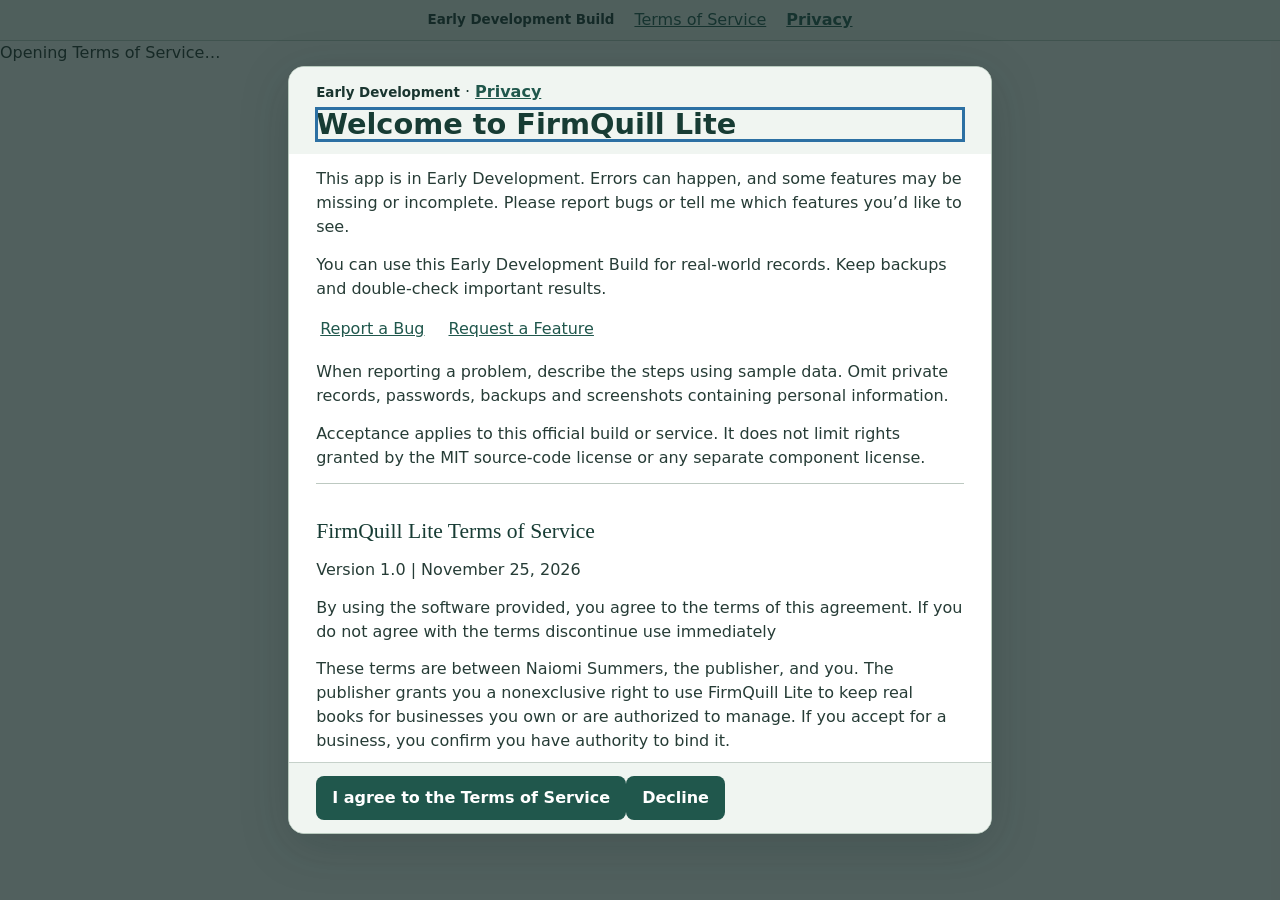
<file: index.html>
<!doctype html>
<html lang="en"><head><meta charset="utf-8"><meta name="viewport" content="width=device-width,initial-scale=1"><meta name="theme-color" content="#10364A"><meta http-equiv="Content-Security-Policy" content="default-src 'self'; script-src 'self'; style-src 'self'; img-src 'self' data:; connect-src 'self'; worker-src 'self'; object-src 'none'; base-uri 'none'; form-action 'none'"><link rel="apple-touch-icon" href="./headquarters.png"><link rel="icon" href="./mark.svg" type="image/svg+xml"><link rel="stylesheet" href="./app.css"><title>FirmQuill · ERP Lite</title><link rel="stylesheet" href="./terms.css"><script type="module" src="./terms-entry.mjs"></script>
</head>
<body>
<p id="terms-loading">Opening Terms of Service…</p><noscript>Enable JavaScript to open this app.</noscript>
<template id="application-template" data-entry="./app.mjs"><main id="app" aria-live="off"><p class="loading">Opening FirmQuill…</p></main><dialog id="dialog"></dialog><div id="notice" role="status"></div></template>
</body></html>
</file>
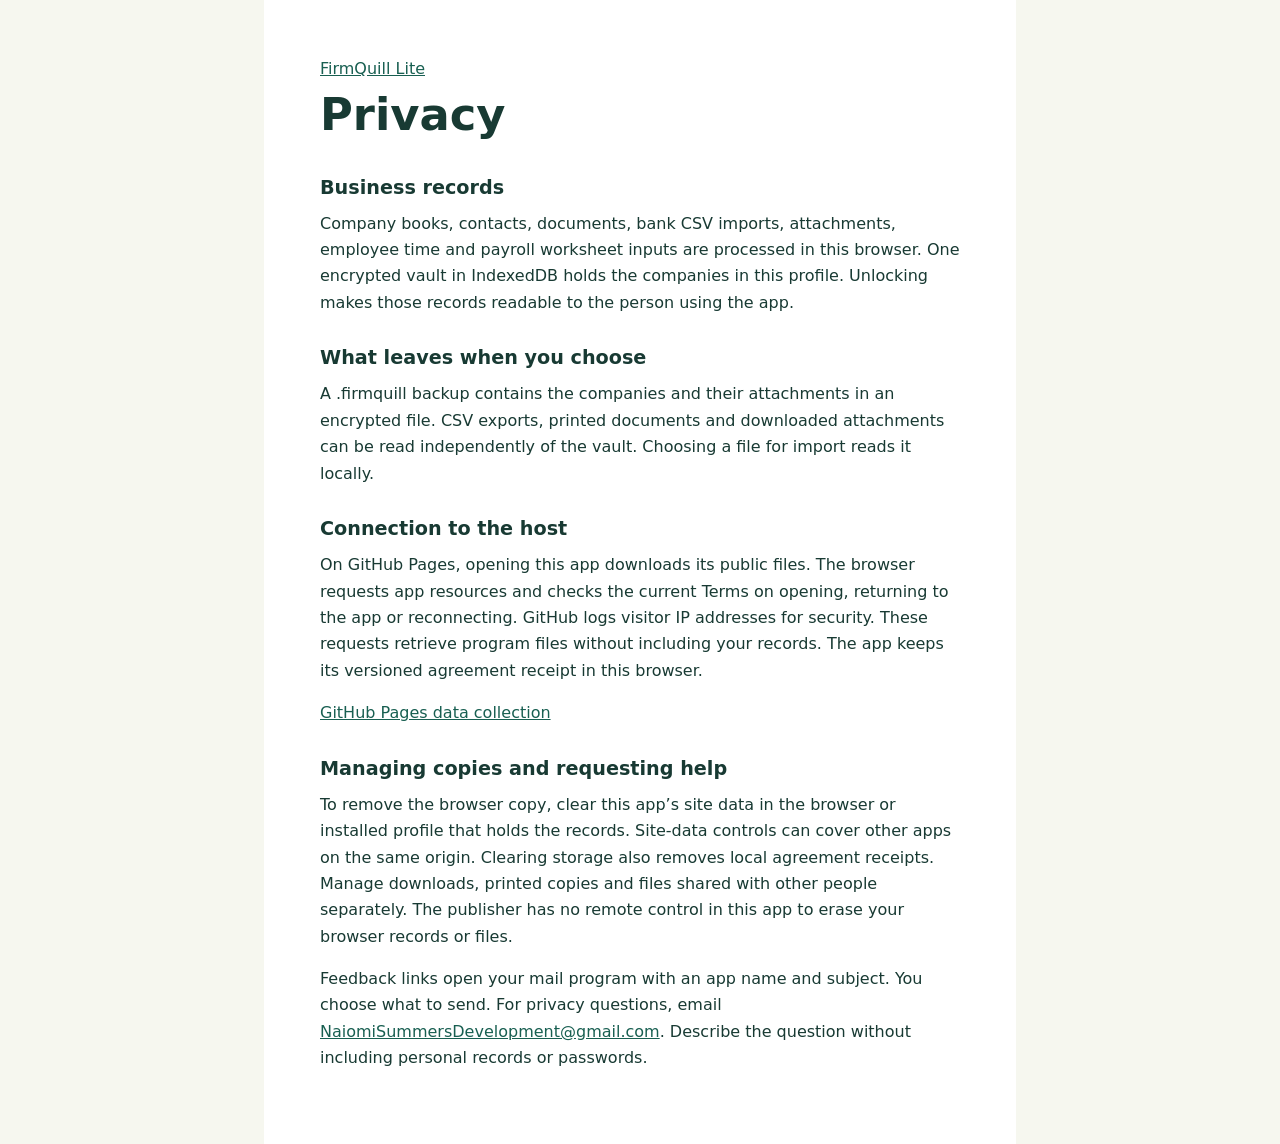
<file: privacy.html>
<!doctype html>
<html lang="en"><head><meta charset="utf-8"><meta name="viewport" content="width=device-width,initial-scale=1">
<meta name="referrer" content="no-referrer"><meta http-equiv="Content-Security-Policy" content="default-src 'none'; style-src 'self'; img-src 'self'; base-uri 'none'; form-action 'none'">
<link rel="icon" href="./mark.svg"><link rel="stylesheet" href="privacy.css"><title>FirmQuill Lite · Privacy</title></head>
<body><main><a href="./">FirmQuill Lite</a><h1>Privacy</h1>
<h2>Business records</h2><p>Company books, contacts, documents, bank CSV imports, attachments, employee time and payroll worksheet inputs are processed in this browser. One encrypted vault in IndexedDB holds the companies in this profile. Unlocking makes those records readable to the person using the app.</p>
<h2>What leaves when you choose</h2><p>A .firmquill backup contains the companies and their attachments in an encrypted file. CSV exports, printed documents and downloaded attachments can be read independently of the vault. Choosing a file for import reads it locally.</p>
<h2>Connection to the host</h2><p>On GitHub Pages, opening this app downloads its public files. The browser requests app resources and checks the current Terms on opening, returning to the app or reconnecting. GitHub logs visitor IP addresses for security. These requests retrieve program files without including your records. The app keeps its versioned agreement receipt in this browser.</p><p><a href="https://docs.github.com/en/pages/getting-started-with-github-pages/what-is-github-pages#data-collection" rel="noreferrer">GitHub Pages data collection</a></p>
<h2>Managing copies and requesting help</h2><p>To remove the browser copy, clear this app’s site data in the browser or installed profile that holds the records. Site-data controls can cover other apps on the same origin. Clearing storage also removes local agreement receipts. Manage downloads, printed copies and files shared with other people separately. The publisher has no remote control in this app to erase your browser records or files.</p>
<p>Feedback links open your mail program with an app name and subject. You choose what to send. For privacy questions, email <a href="mailto:NaiomiSummersDevelopment@gmail.com">NaiomiSummersDevelopment@gmail.com</a>. Describe the question without including personal records or passwords.</p></main></body></html>
</file>
<file: app.css>
:root{font-family:"Segoe UI",system-ui,sans-serif;color:#21322b;background:#f4f6f2;font-size:16px;line-height:1.48;--ink:#19392f;--green:#275d48;--lime:#cae99f;--muted:#5b6a60;--line:#d9dfd6;--paper:#fff;--serif:Georgia,"Times New Roman",serif}
*{box-sizing:border-box}body{margin:0}h1,h2,h3,p{margin:0}h1,h2,h3{line-height:1.18}h1,h2{font-family:var(--serif);font-weight:400;letter-spacing:-.035em}h1{font-size:clamp(2.15rem,4vw,3.35rem)}h2{font-size:1.7rem}h3{font-size:1.05rem}button,input,select,textarea{font:inherit}button,.download{border:1px solid var(--line);border-radius:7px;padding:.55rem .91rem;background:white;color:var(--ink);font-weight:600;cursor:pointer}button:hover{border-color:#71937c;background:#eff5eb}button:disabled{opacity:.55;cursor:default}.primary{background:var(--green);color:white;border-color:var(--green)}.primary:hover{background:#214734}.lime{background:var(--lime);border-color:var(--lime);color:var(--ink)}.link{background:transparent;border:0;text-decoration:underline;text-underline-offset:3px;padding:.35rem}.quiet{color:var(--muted)}.small,small{font-size:.84rem}.eyebrow,.navlabel{font-size:.75rem;text-transform:uppercase;letter-spacing:.13em;font-weight:750}.eyebrow{color:var(--muted);margin-bottom:.5rem}
.brand{display:flex;align-items:center;gap:.66rem;font:600 1.55rem var(--serif);letter-spacing:-.045em}.brand img{width:34px;height:34px}.brand small{font:600 .69rem "Segoe UI",sans-serif;letter-spacing:.08em;border:1px solid #698779;color:#d3ddcd;border-radius:4px;padding:.18rem .4rem}
.gate{min-height:100vh;display:grid;grid-template-columns:minmax(250px,.94fr) minmax(380px,1.1fr)}.gateart{background:var(--ink);color:#f2f5e9;display:flex;flex-direction:column;justify-content:space-between;gap:2rem;padding:clamp(2rem,5vw,5rem);position:relative;overflow:hidden}.gateart .eyebrow{color:#b9d4b6}.gateart h2{font-size:clamp(3rem,6vw,6rem);max-width:9ch}.gateart .foot{color:#cbd8cd}.bookart{position:relative;margin:2.5rem 2rem;width:180px;height:140px;transform:rotate(-12deg) skewY(3deg);border:1px solid #9eb099;background:repeating-linear-gradient(0deg,#e9f0ce 0px,#e9f0ce 19px,#adc499 20px,#e9f0ce 21px);box-shadow:7px 7px #86a587,8px 8px #274e39,15px 15px #adc699,16px 16px #274e39,23px 23px #cbe39d;border-radius:3px}.bookart:before{content:"";position:absolute;inset:0 auto 0 20px;border-left:2px solid #87ab7f}.bookart:after{content:"";position:absolute;left:68%;height:100%;border-left:1px solid #9ab18a}
.gatepanel{max-width:620px;align-self:center;width:100%;padding:clamp(1.5rem,6vw,5.25rem);margin:auto}.gatepanel h1{margin-bottom:.7rem}.gatepanel form{margin:1.5rem 0}.gatepanel form>button{width:100%;margin-top:1rem}.gatepanel label,.fields label{font-size:.9rem;font-weight:600;display:grid;gap:.35rem;margin:.8rem 0}.gatepanel input,.fields input,.fields select,.fields textarea,.filters input,.filters select,.picker{width:100%;min-height:40px;border:1px solid #acbaad;border-radius:6px;background:white;color:var(--ink);padding:.5rem .65rem}.fields textarea{min-height:74px;resize:vertical}.choices{display:flex;flex-wrap:wrap;gap:.4rem}.choices label,.gatepanel .choices label{display:flex;align-items:center;gap:.4rem;border:1px solid var(--line);border-radius:5px;padding:.3rem .55rem;font-size:.84rem;font-weight:500;margin:0;background:white}.choices input,.gatepanel .choices input{width:auto;min-height:0;accent-color:var(--green)}fieldset{border:0;margin:.8rem 0;padding:0}legend{font-weight:600;font-size:.9rem;margin-bottom:.4rem}.callout{border-left:3px solid #7da472;background:#eaf2e3;padding:.75rem 1rem;border-radius:0 5px 5px 0;margin:1rem 0}.warn{background:#fff5dc;border-color:#bf983b}.error{color:#8b291d;background:#fff0e9;border-radius:5px;padding:.65rem;margin:.65rem 0}.error:empty{display:none}
.shell{min-height:100vh;display:grid;grid-template-columns:225px minmax(0,1fr)}aside{background:var(--ink);color:#e4ece3;display:flex;flex-direction:column;padding:1.55rem 1rem;gap:1.3rem}aside .brand{padding-left:.45rem}.navlabel{color:#bed2be;margin:.7rem 0 .4rem .55rem}nav{display:grid;gap:2px}nav button{display:flex;align-items:center;gap:.6rem;background:transparent;border:0;text-align:left;color:#e2ebe0;border-radius:6px;font-size:.9rem;min-height:36px;padding:.4rem .7rem;font-weight:500}nav button.active,nav button:hover{background:#335347;color:white}nav button.active{box-shadow:inset 3px 0 var(--lime)}.navicon{width:1.35rem;text-align:center;color:#bdd1b9;font-size:1rem}.sidebarfoot{margin-top:auto;padding:.8rem .6rem 0;color:#c1d5bd;border-top:1px solid #476355}.maincol{min-width:0}.toolbar{display:flex;align-items:center;gap:1rem;justify-content:space-between;padding:.85rem clamp(1rem,3.3vw,3rem);background:#fff;border-bottom:1px solid var(--line)}.toolgroup,.actions,.row,.filters,.panelhead{display:flex;align-items:center;gap:.65rem;flex-wrap:wrap}.toolgroup label,.filters label{font-size:.84rem;color:var(--muted)}.picker{width:auto;max-width:245px;color:var(--ink);font-weight:600}.toolbar button{font-size:.85rem}.mobilemenu{display:none}.workspace{max-width:1480px;margin:auto;padding:clamp(1rem,3.3vw,3rem)}.pagehead,.panelhead{display:flex;justify-content:space-between;align-items:center;gap:1rem;margin-bottom:1.3rem}.pagehead .eyebrow{margin-bottom:.25rem}.status{font-size:.82rem;color:var(--green);background:#e7f0e2;border-radius:99px;padding:.28rem .68rem;display:inline-block}.hero{background:#e6efdb;border:1px solid #cbdac2;display:grid;grid-template-columns:1fr 1fr;gap:1.5rem;align-items:center;padding:1.55rem 2rem;border-radius:12px;margin-bottom:1rem}.hero strong{display:block;font:400 clamp(2.5rem,4.5vw,4.5rem) var(--serif);letter-spacing:-.055em;line-height:1.15}.trend{height:98px;width:100%;color:#386b4d}.metrics{display:grid;grid-template-columns:repeat(3,minmax(0,1fr));gap:1rem;margin:1rem 0}.metric,.panel{background:white;border:1px solid var(--line);border-radius:10px}.metric{padding:1.1rem 1.25rem}.metric b{display:block;font:400 clamp(1.5rem,2.8vw,2.4rem) var(--serif);letter-spacing:-.035em}.panel{padding:1.3rem;margin:1rem 0;overflow:hidden}.panelhead{margin-bottom:1rem}.panelhead button{font-size:.86rem}.grid2{display:grid;grid-template-columns:minmax(0,1.65fr) minmax(0,1fr);gap:1rem}.grid2>.panel{margin:0}.quick{display:grid;gap:.55rem}.quick button{text-align:left;padding:.8rem}.tablewrap{overflow:auto;max-height:540px}table{width:100%;border-collapse:collapse;font-size:.9rem}th,td{text-align:left;padding:.66rem .5rem;border-bottom:1px solid #e4e8e1;white-space:normal;vertical-align:top}th{font-size:.78rem;color:var(--muted);font-weight:650;background:#f7f8f5;position:sticky;top:0}td button{font-size:.8rem;padding:.22rem .55rem;margin:.1rem}.money{font-variant-numeric:tabular-nums;white-space:nowrap}.empty{padding:.85rem 0;color:var(--muted)}.filters{margin:.65rem 0;align-items:end}.filters input,.filters select{display:block;width:auto}.reports{display:grid;grid-template-columns:repeat(2,minmax(0,1fr));gap:1rem}.reports .panel{margin:0}.reportline{display:flex;justify-content:space-between;gap:1rem;padding:.55rem .15rem;border-bottom:1px solid #e2e6de}dialog{width:min(560px,94vw);padding:0;border:1px solid var(--line);border-radius:12px;color:inherit;max-height:90vh;box-shadow:0 16px 70px #10251d35}dialog::backdrop{background:#10271e88}dialog form{padding:1.4rem}.dialogfoot{display:flex;justify-content:flex-end;gap:.5rem;margin-top:1rem}.dialogfoot button{min-width:86px}dialog h2{padding-right:1rem}#notice:not(:empty){position:fixed;bottom:1rem;right:1rem;max-width:min(400px,92vw);border-radius:7px;padding:.8rem 1rem;background:var(--ink);color:white;z-index:5}.loading{padding:3rem}.panel p+p{margin-top:.55rem}.rule{border-top:1px solid var(--line);margin:1rem 0}.locknote{margin-top:1rem}.hidden{display:none}.checkfield{display:flex!important;align-items:center;gap:.6rem}.checkfield input{width:auto;min-height:0}.source{overflow-wrap:anywhere;white-space:normal}.cashcaption{text-align:right;font-size:.78rem;color:#546b52}
@media(max-width:980px){.shell{grid-template-columns:190px minmax(0,1fr)}.grid2{grid-template-columns:1fr}.toolbar{gap:.4rem}.toolgroup{gap:.45rem}.toolbar .toolgroup>span{display:none}}
@media(max-width:730px){.shell{display:block}.shell aside{display:none}.shell.menu aside{display:flex;position:fixed;inset:59px 20% 0 0;z-index:3;overflow:auto}.mobilemenu{display:block}.toolbar{padding:.55rem .7rem;position:sticky;top:0;z-index:2}.toolgroup label{display:none}.picker{max-width:40vw;font-size:.85rem}.workspace{padding:1rem}.metrics{gap:.45rem}.metric{padding:.7rem}.metric .small{font-size:.75rem}.hero{padding:1rem;gap:.5rem}.pagehead{align-items:flex-start;flex-wrap:wrap}.reports{grid-template-columns:1fr}.gate{display:block}.gateart{padding:1.1rem 1.4rem;gap:0}.gateart>section,.gateart .foot{display:none}.gatepanel{padding:1.8rem 1.3rem}.panel{padding:1rem}.actions{gap:.35rem}.actions button{font-size:.85rem}.sidebarfoot{margin-top:1rem}.filters input{max-width:10rem}.cashcaption{font-size:.72rem}}

aside .brand{font-size:1.27rem;gap:.45rem}aside .brand img{width:28px;height:28px}aside .brand small{font-size:.65rem;padding:.12rem .25rem}
@media(min-width:731px) and (max-width:980px){aside .brand small{display:none}}
@media(max-width:420px){.metrics{grid-template-columns:1fr;gap:.35rem}.metric{display:flex;align-items:center;justify-content:space-between;padding:.5rem .8rem}.metric b{font-size:1.45rem}.hero{grid-template-columns:minmax(0,1fr)}.hero .trend{height:50px}.hero .cashcaption{text-align:left}.hero strong{font-size:2.45rem}}
@media print{body{background:#fff}body:has(dialog[open]) #app,#notice,dialog .dialogfoot,dialog .error,dialog .fields>:not(.printable){display:none!important}dialog[open]{display:block;position:static;width:100%;max-width:none;max-height:none;border:0;box-shadow:none}dialog::backdrop{background:white}dialog h2{margin-bottom:1rem}.printable .tablewrap{overflow:visible;max-height:none}.printable table{margin-top:1rem}}
:root{--ink:#10364a;--green:#007a72;--lime:#b5e2d7}.brand img{background:white;padding:2px;border-radius:5px}.printbrand{display:flex;gap:.5rem;align-items:center;font-family:var(--serif);font-size:1.2rem;color:#10364a}.printbrand img{width:26px;height:26px}
</file>
<file: terms.css>
.terms-bar,.terms-sheet { font: 400 1rem/1.5 system-ui, sans-serif; color: #19352f; }
.terms-bar { position: relative; z-index: 1; display:flex; align-items:center; justify-content:center; flex-wrap:wrap; gap:.25rem 1rem; padding:.25rem .75rem; background:#edf4ee; border-bottom:1px solid #b8cabe; }
.terms-bar span,.terms-title strong { font-weight:700; font-size:.84rem; }
.terms-bar button,.terms-feedback a { background:transparent; color:#20574c; font:inherit; text-decoration:underline; border:none; box-shadow:none; min-height:32px; padding:.15rem .25rem; cursor:pointer; }
dialog.terms-sheet { position:fixed; inset:0; margin:auto; width:min(44rem,calc(100vw - 1.5rem)); max-width:none; height: min(48rem,calc(100dvh - 1.5rem)); max-height:calc(100% - 1rem); padding:0; border:1px solid #b8cabe; border-radius:1rem; background:#fff; box-shadow:0 12px 50px #132a2933; overflow:hidden; }
dialog.terms-sheet:not([open]) { display:none; }
.terms-sheet::backdrop { background:rgba(18,38,36,.72); }
.terms-frame { height:100%; display:grid; grid-template-rows:auto minmax(0,1fr) auto; }
.terms-title,.terms-foot { padding:.8rem clamp(.85rem,4vw,1.7rem); background:#f0f5f1; }
.terms-sheet h1 { color:#173c34; font:650 clamp(1.15rem,4vw,1.8rem)/1.15 system-ui,sans-serif; margin:.25rem 0 0; letter-spacing:normal; }
.terms-scroll { padding:0 clamp(.85rem,4vw,1.7rem) 1rem; overflow:auto; overscroll-behavior:contain; }
.terms-scroll p { color:#263c36; font:inherit; margin:.85em 0; }
.terms-scroll article { border-top:1px solid #bdc9c1; padding-top:.6rem; }
.terms-scroll h2,.terms-scroll h3 { color:#173c34; line-height:1.25; letter-spacing:normal; margin:1.1em 0 .35em; }
.terms-scroll h2 { font-size:1.35rem; } .terms-scroll h3 { font-size:1.05rem; }
.terms-scroll { overflow-wrap:anywhere; }
.terms-feedback { display:flex; gap:1rem; flex-wrap:wrap; }
.terms-foot { border-top:1px solid #c6d1ca; }
.terms-foot button { background:#20574c; color:white; border:0; border-radius:.5rem; padding:.65rem 1rem; font:600 1rem/1.3 system-ui,sans-serif; min-height:44px; cursor:pointer; }
.terms-error { color:#8e2720; margin:0 0 .5rem; } .terms-error:empty { display:none; }
.terms-sheet :focus-visible,.terms-bar :focus-visible { outline:3px solid #2c70a3; outline-offset:-2px; }
@media print { .terms-bar { display:none; } }


.terms-bar[hidden],.terms-review[hidden] { display:none; }

.terms-bar .privacy-link,.terms-title .privacy-link { color:#20574c; text-decoration:underline; font-weight:600; }
</file>
<file: privacy.css>
* { box-sizing:border-box; }
body { margin:0; color:#183a33; background:#f6f7ef; font:1rem/1.65 system-ui,sans-serif; }
main { max-width:47rem; margin:auto; padding:clamp(1.25rem,5vw,3.5rem); background:#fff; min-height:100vh; overflow-wrap:anywhere; }
h1 { font-size:clamp(1.8rem,6vw,2.8rem); line-height:1.1; margin:.5rem 0 2rem; }
h2 { margin:1.65rem 0 .25rem; font-size:1.2rem; } p { margin:.45rem 0 1rem; }
a { color:#185f51; } a:focus-visible { outline:3px solid #2568aa; outline-offset:3px; }
</file>
